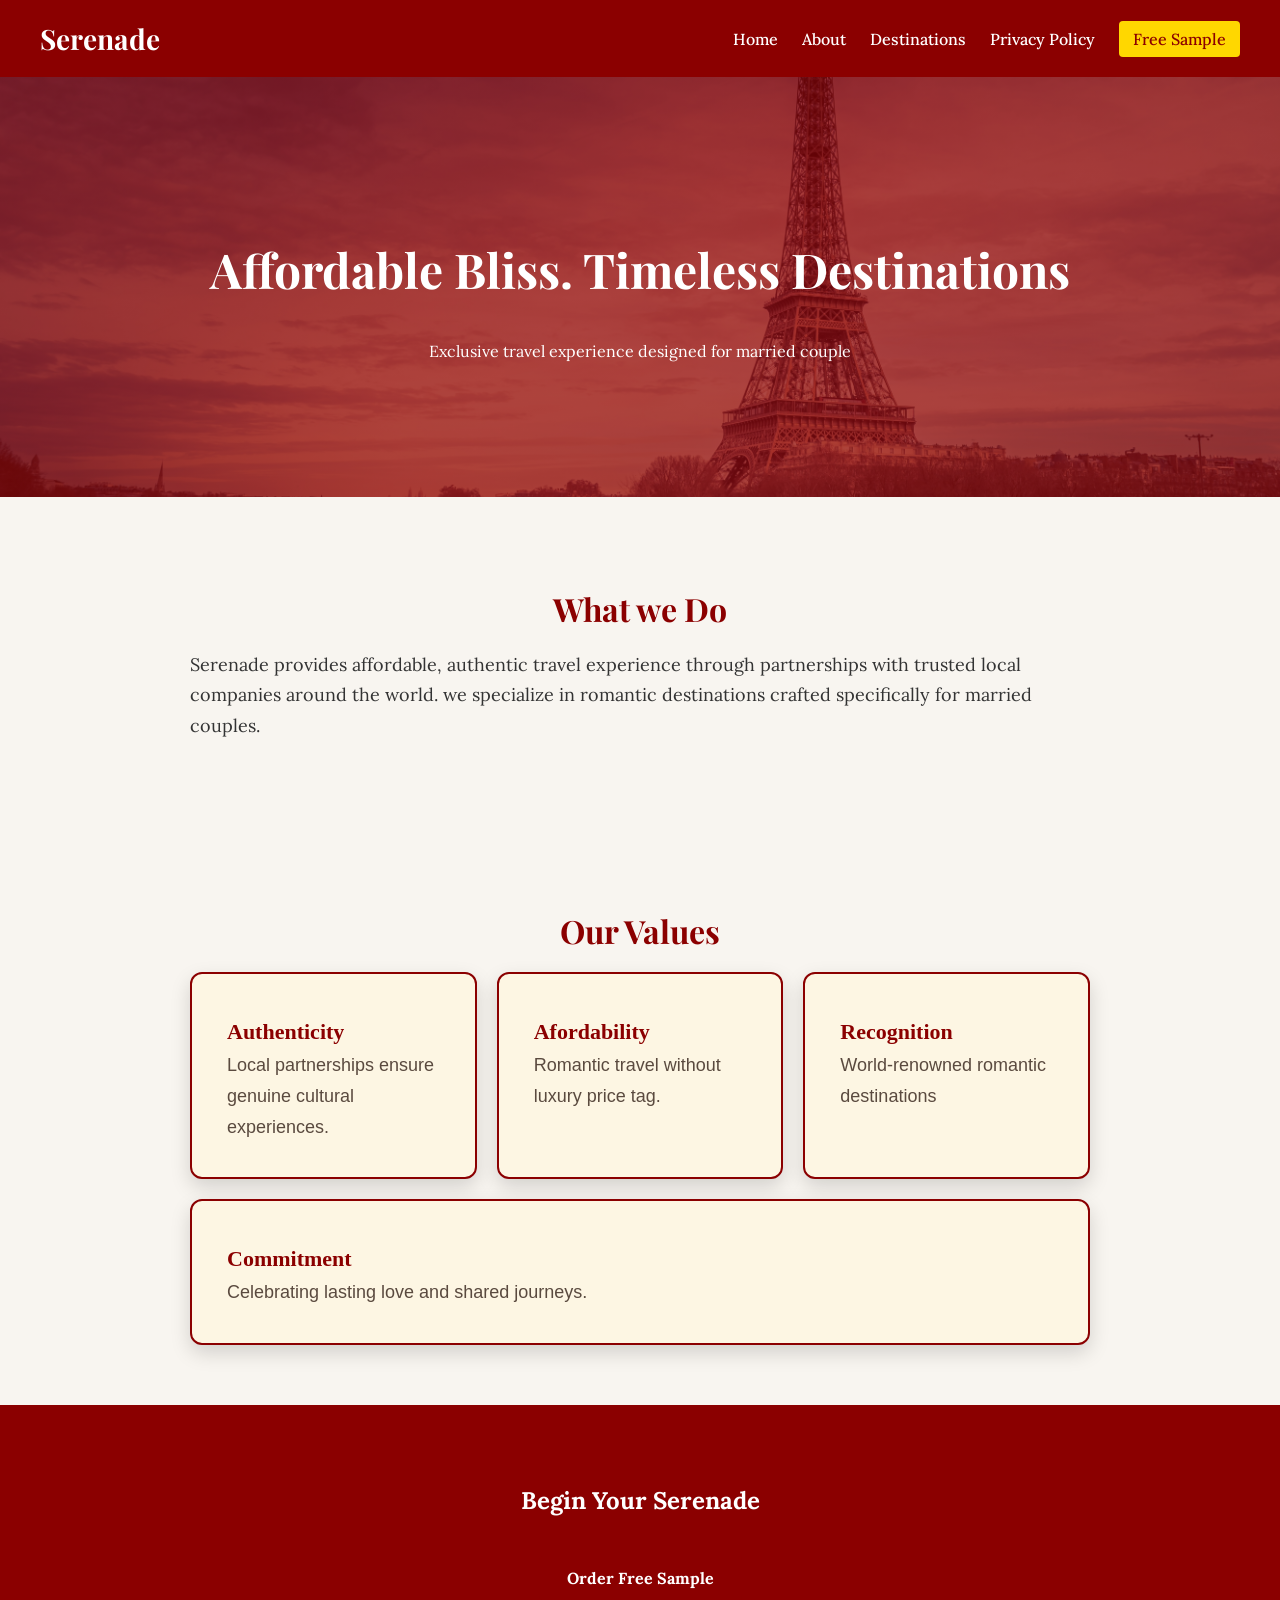
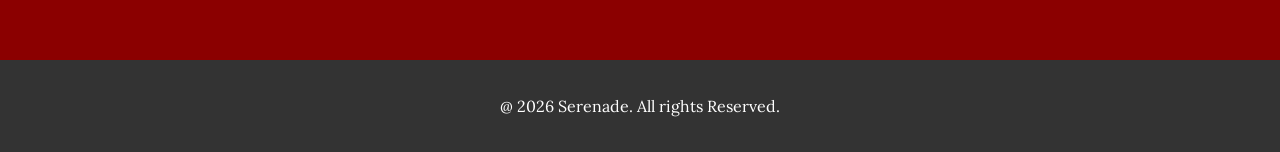
<file: index.html>
<!DOCTYPE html>
<html lang="en">
<head>
    <meta charset="UTF-8">
    <meta name="viewport" content="width=device-width, initial-scale=1.0">
    <title>Serenade</title>
    <link rel="stylesheet" href="style.css">
    <link href="https://fonts.googleapis.com/css2?family=Playfair+Display:wght@600;700&family=Lora&display=swap" rel="stylesheet">

</head>
<body>
    <header>
        <div class = "logo">Serenade</div>
        <nav>
            <a href="index.html"> Home</a>
            <a href="about.html">About</a>
            <a href="destinations.html">Destinations</a>
            <a href="Privacy Policy.html">Privacy Policy</a>
            <a href="free-sample.html" class="cta-btn">Free Sample</a>
        </nav>
    </header>
    <section class="hero">
        <h1>Affordable Bliss. Timeless Destinations</h1>
        <p>Exclusive travel experience designed for married couple</p>

    </section>

    <section class="section">
        <h2>What we Do</h2>
        <p>Serenade provides affordable, authentic travel experience through partnerships with trusted local companies around the world. we specialize in romantic destinations crafted specifically for married couples.</p>
    </section>

    <section class="section values">
        <h2>Our Values</h2>
        <div class="grid">
            <div class="card">
                <h3>Authenticity</h3>
                <p>Local partnerships ensure genuine cultural experiences.</p>
            </div>
            
            <div class="card">
                <h3>Afordability</h3>
                <p>Romantic travel without luxury price tag.</p>
            </div>

            <div class="card">
                <h3>Recognition</h3>
                <p>World-renowned romantic destinations</p>
            </div>

            <div class="card">
                <h3>Commitment</h3>
                <p>Celebrating lasting love and shared journeys.</p>
            </div>
        </div>
    </section>

    <section class="cta-section">
        <h2>Begin Your Serenade</h2>
        <a href="free-sample.html" class="primary-btn"> Order Free Sample</a>
    </section>
    
    <footer>
        <p>@ 2026 Serenade. All rights Reserved.</p>
    </footer>

</body>
</html>
</file>
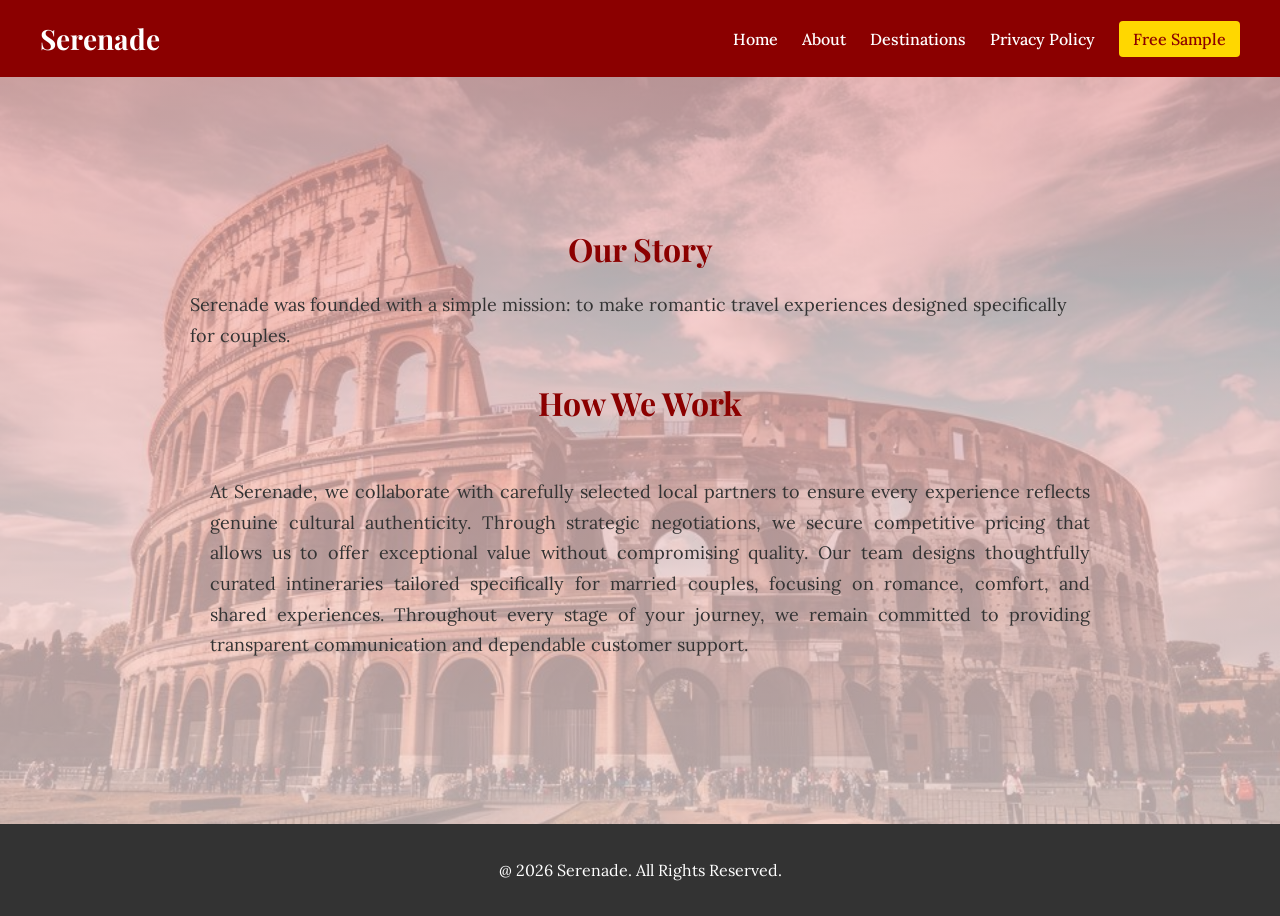
<file: about.html>
<!DOCTYPE html>
<html lang="en">
<head>
    <meta charset="UTF-8">
    <meta name="viewport" content="width=device-width, initial-scale=1.0">
    <title>About</title>
    <link rel="stylesheet" href="style.css">
    <link href="https://fonts.googleapis.com/css2?family=Playfair+Display:wght@600;700&family=Lora&display=swap" rel="stylesheet">

</head>
<body class="about-page">
    <header>
        <div class="logo">Serenade</div>
        <nav>
            <a href="index.html"> Home</a>
            <a href="about.html">About</a>
            <a href="destinations.html">Destinations</a>
            <a href="Privacy Policy.html">Privacy Policy</a>
            <a href="free-sample.html" class="cta-btn">Free Sample</a>
        </nav>
    </header>
    <main class="content">
        
        <section class="section">
            <h2>Our Story</h2>
                 <p>Serenade was founded with a simple mission: to make romantic travel experiences designed specifically for couples.</p>

            <h2>How We Work</h2>
            <ul>
             <p>At Serenade, we collaborate with carefully selected local partners to ensure every experience reflects genuine cultural authenticity. Through strategic negotiations, we secure competitive pricing that allows us to offer exceptional value without compromising quality. Our team designs thoughtfully curated intineraries tailored specifically for married couples, focusing on romance, comfort, and shared experiences. Throughout every stage of your journey, we remain committed to providing transparent communication and dependable customer support.</p>
            </ul>
        </section>
    </main>    

    <footer>
        <p>@ 2026 Serenade. All Rights Reserved.</p>
    </footer>
    </div>
</body>
</html>
</file>
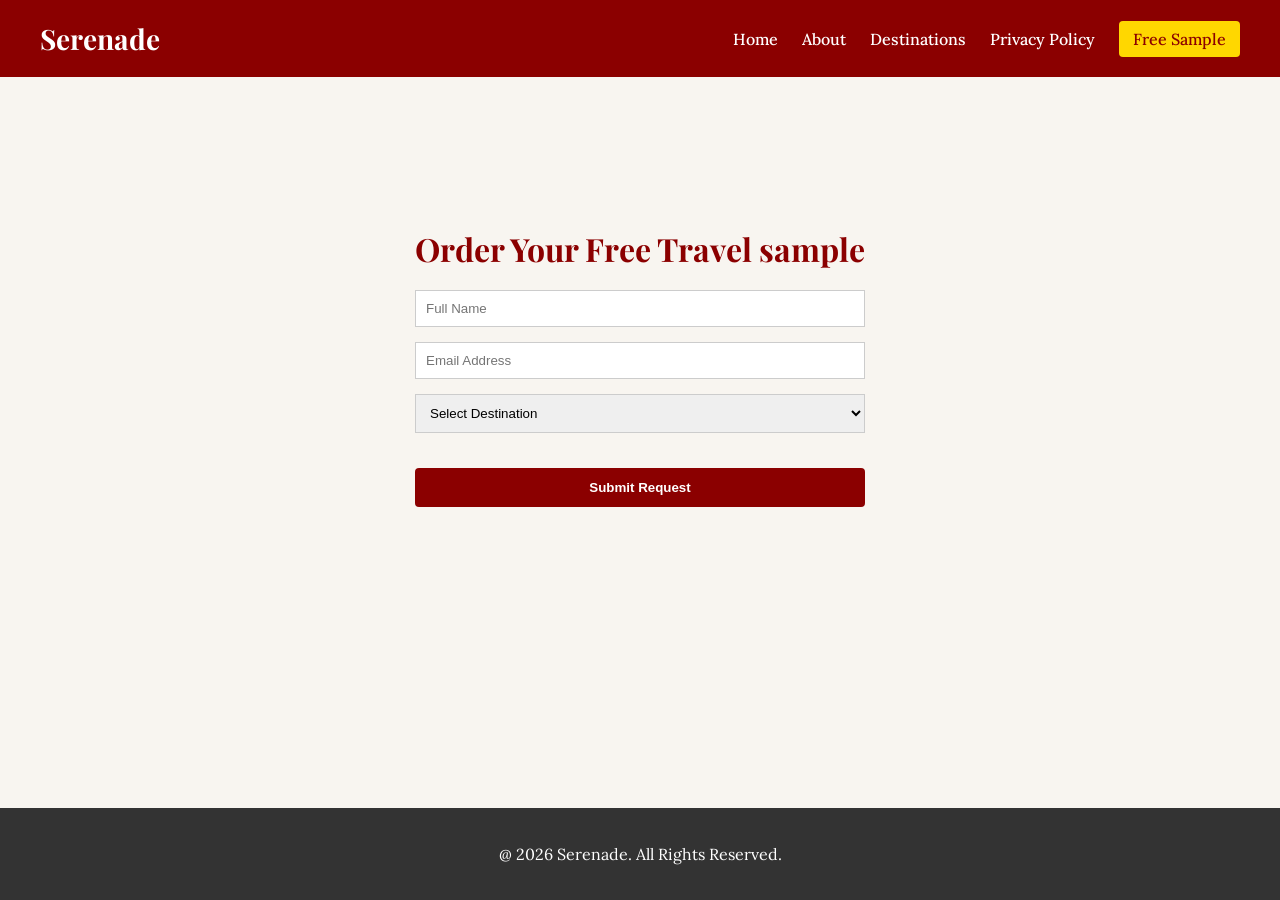
<file: free-sample.html>
<!DOCTYPE html>
<html lang="en">
<head>
    <meta charset="UTF-8">
    <meta name="viewport" content="width=device-width, initial-scale=1.0">
    <title>Free Sample</title>
    <link rel="stylesheet" href="style.css">
    <link href="https://fonts.googleapis.com/css2?family=Playfair+Display:wght@600;700&family=Lora&display=swap" rel="stylesheet">

</head>
<body>
   
        <header>
            <div class="logo">Serenade</div>
            <nav>
                <a href="index.html"> Home</a>
                <a href="about.html">About</a>
                <a href="destinations.html">Destinations</a>
                <a href="Privacy Policy.html">Privacy Policy</a>
                <a href="free-sample.html" class="cta-btn">Free Sample</a>
            </nav>
        </header>
   

        <main class="content">
            <section class="section">
            <h2>Order Your Free Travel sample</h2>
            <form class="form">
                <input type="text" placeholder="Full Name" required>
                <input type="email" placeholder="Email Address" required>
                <Select required>
                    <option value="">Select Destination</option>
                    <option>Paris Serenade</option>
                    <option>Venice Romance</option>
                    <option>Santorini Escape</option>
                    <option>Kyoto Serenity</option>
                    <option>Marrakech Magic</option>
                    <option>Prague Charm</option>
                </Select>
                <button type="submit" class="primary-btn"> Submit Request</button>
                </form>
        </section>
        </main>
        <footer>
        <p> @ 2026 Serenade. All Rights Reserved.</p>
        </footer>
     </div>
    
</body>
</html>
</file>
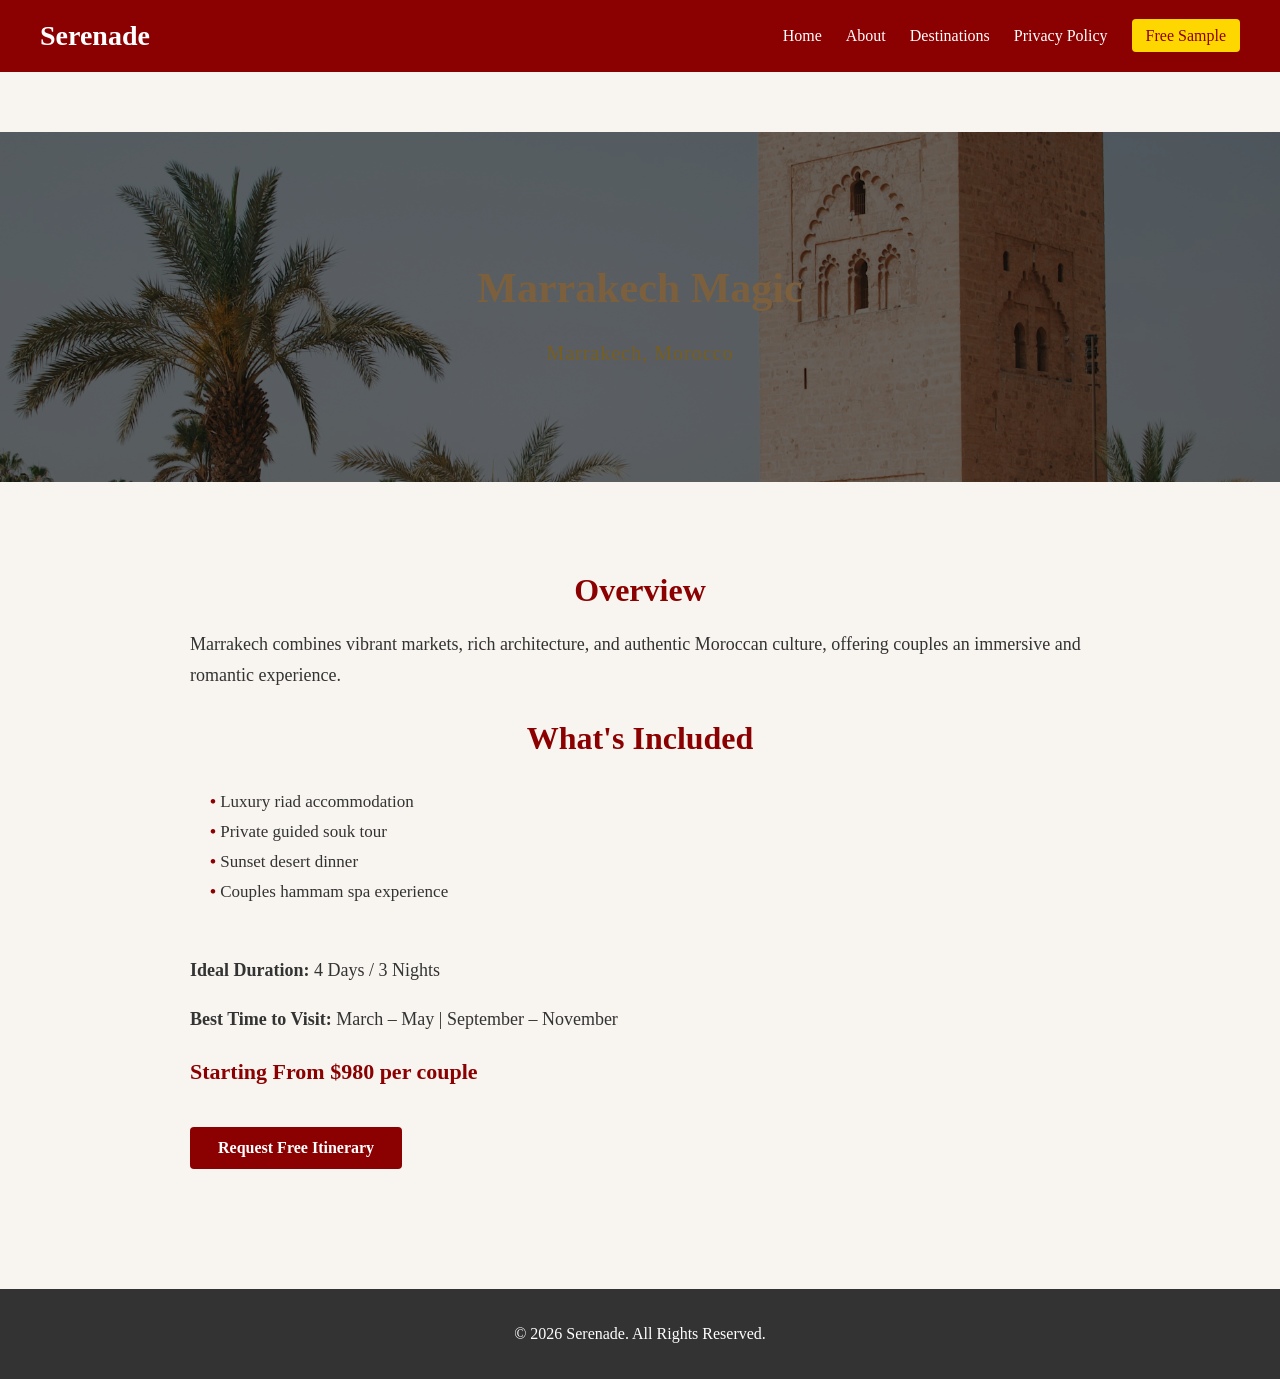
<file: Marrakech-Magic.html>
<!DOCTYPE html>
<html lang="en">
<head>
    <meta charset="UTF-8">
    <title>Marrakech Magic | Serenade</title>
    <meta name="viewport" content="width=device-width, initial-scale=1.0">
    <link rel="stylesheet" href="style.css">
</head>
<body>

<div class="page-container">

<header>
    <div class="logo">Serenade</div>
    <nav>
        <a href="index.html">Home</a>
        <a href="about.html">About</a>
        <a href="destinations.html">Destinations</a>
        <a href="privacy-policy.html">Privacy Policy</a>
        <a href="free-sample.html" class="cta-btn">Free Sample</a>
    </nav>
</header>

<main class="content">

<section class="image-background" style="background-image: url('images/marrakech.jpg');">
    <div class="overlay">
        <h1>Marrakech Magic</h1>
        <p>Marrakech, Morocco</p>
    </div>
</section>

<section class="section">
    <h2>Overview</h2>
    <p>
        Marrakech combines vibrant markets, rich architecture, and
        authentic Moroccan culture, offering couples an immersive and romantic experience.
    </p>

    <h2>What's Included</h2>
    <ul>
        <li>Luxury riad accommodation</li>
        <li>Private guided souk tour</li>
        <li>Sunset desert dinner</li>
        <li>Couples hammam spa experience</li>
    </ul>

    <p><strong>Ideal Duration:</strong> 4 Days / 3 Nights</p>
    <p><strong>Best Time to Visit:</strong> March – May | September – November</p>
    <h3>Starting From $980 per couple</h3>

    <a href="free-sample.html" class="primary-btn">Request Free Itinerary</a>
</section>

</main>

<footer>
    <p>© 2026 Serenade. All Rights Reserved.</p>
</footer>

</div>
</body>
</html>
</file>
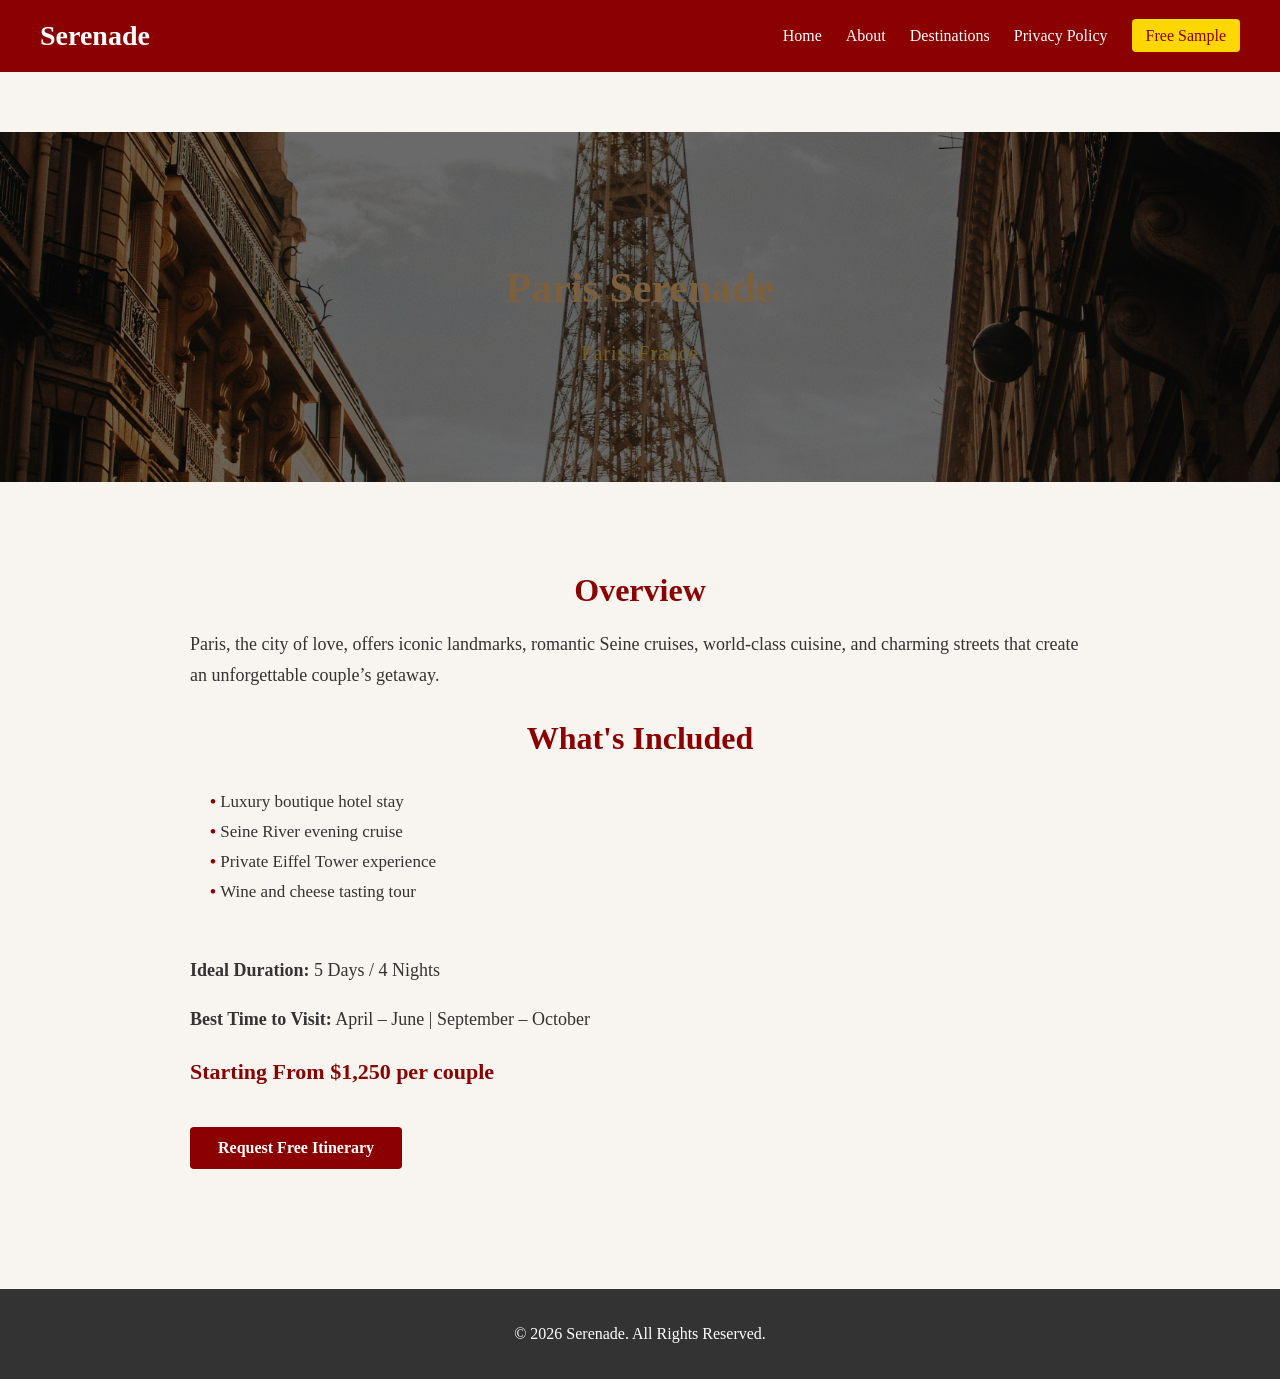
<file: paris-serenade.html>
<!DOCTYPE html>
<html lang="en">
<head>
    <meta charset="UTF-8">
    <title>Paris Serenade | Serenade</title>
    <meta name="viewport" content="width=device-width, initial-scale=1.0">
    <link rel="stylesheet" href="style.css">
</head>
<body>

<div class="page-container">

<header>
    <div class="logo">Serenade</div>
    <nav>
        <a href="index.html">Home</a>
        <a href="about.html">About</a>
        <a href="destinations.html">Destinations</a>
        <a href="privacy-policy.html">Privacy Policy</a>
        <a href="free-sample.html" class="cta-btn">Free Sample</a>
    </nav>
</header>

<main class="content">

<section class="image-background" style="background-image: url('images/paris-serenade.jpg');">
    <div class="overlay">
        <h1>Paris Serenade</h1>
        <p>Paris, France</p>
    </div>
</section>

<section class="section">
    <h2>Overview</h2>
    <p>
        Paris, the city of love, offers iconic landmarks, romantic Seine cruises,
        world-class cuisine, and charming streets that create an unforgettable couple’s getaway.
    </p>

    <h2>What's Included</h2>
    <ul>
        <li>Luxury boutique hotel stay</li>
        <li>Seine River evening cruise</li>
        <li>Private Eiffel Tower experience</li>
        <li>Wine and cheese tasting tour</li>
    </ul>

    <p><strong>Ideal Duration:</strong> 5 Days / 4 Nights</p>
    <p><strong>Best Time to Visit:</strong> April – June | September – October</p>
    <h3>Starting From $1,250 per couple</h3>

    <a href="free-sample.html" class="primary-btn">Request Free Itinerary</a>
</section>

</main>

<footer>
    <p>© 2026 Serenade. All Rights Reserved.</p>
</footer>

</div>
</body>
</html>
</file>
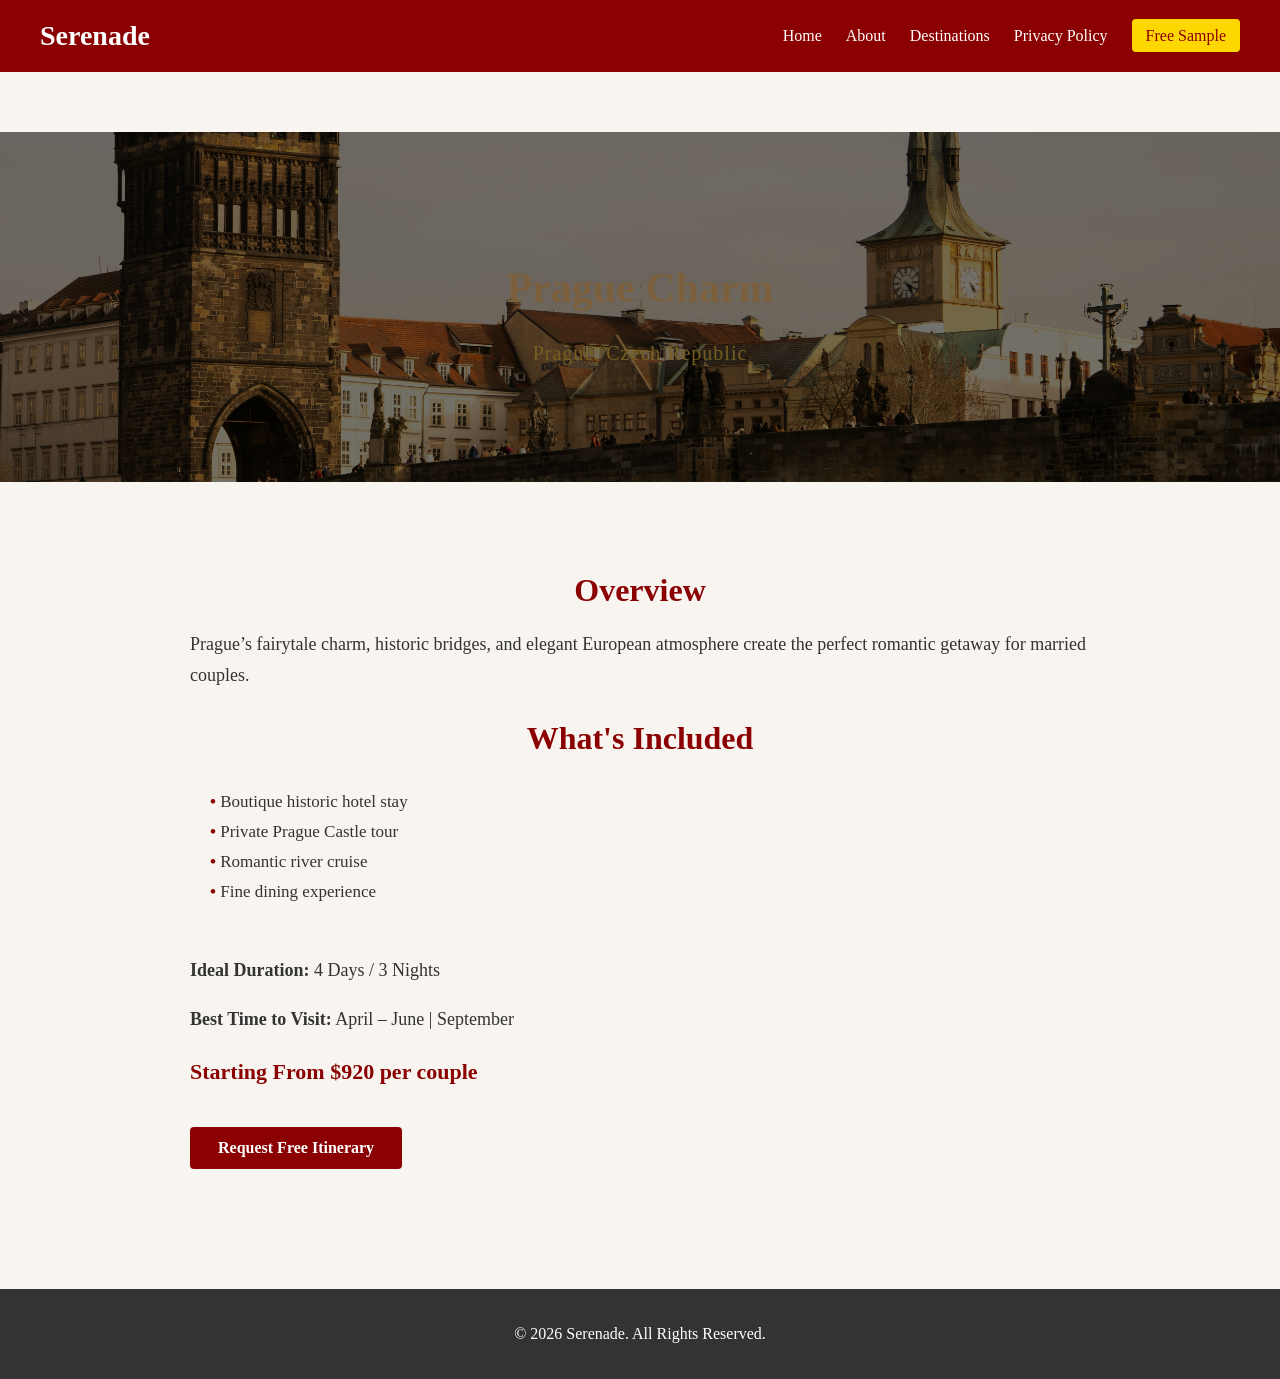
<file: Prague-charm.html>
<!DOCTYPE html>
<html lang="en">
<head>
    <meta charset="UTF-8">
    <title>Prague Charm | Serenade</title>
    <meta name="viewport" content="width=device-width, initial-scale=1.0">
    <link rel="stylesheet" href="style.css">
</head>
<body>

<div class="page-container">

<header>
    <div class="logo">Serenade</div>
    <nav>
        <a href="index.html">Home</a>
        <a href="about.html">About</a>
        <a href="destinations.html">Destinations</a>
        <a href="privacy-policy.html">Privacy Policy</a>
        <a href="free-sample.html" class="cta-btn">Free Sample</a>
    </nav>
</header>

<main class="content">

<section class="image-background" style="background-image: url('images/prague.jpg');">
    <div class="overlay">
        <h1>Prague Charm</h1>
        <p>Prague, Czech Republic</p>
    </div>
</section>

<section class="section">
    <h2>Overview</h2>
    <p>
        Prague’s fairytale charm, historic bridges, and elegant European
        atmosphere create the perfect romantic getaway for married couples.
    </p>

    <h2>What's Included</h2>
    <ul>
        <li>Boutique historic hotel stay</li>
        <li>Private Prague Castle tour</li>
        <li>Romantic river cruise</li>
        <li>Fine dining experience</li>
    </ul>

    <p><strong>Ideal Duration:</strong> 4 Days / 3 Nights</p>
    <p><strong>Best Time to Visit:</strong> April – June | September</p>
    <h3>Starting From $920 per couple</h3>

    <a href="free-sample.html" class="primary-btn">Request Free Itinerary</a>
</section>

</main>

<footer>
    <p>© 2026 Serenade. All Rights Reserved.</p>
</footer>

</div>
</body>
</html>
</file>
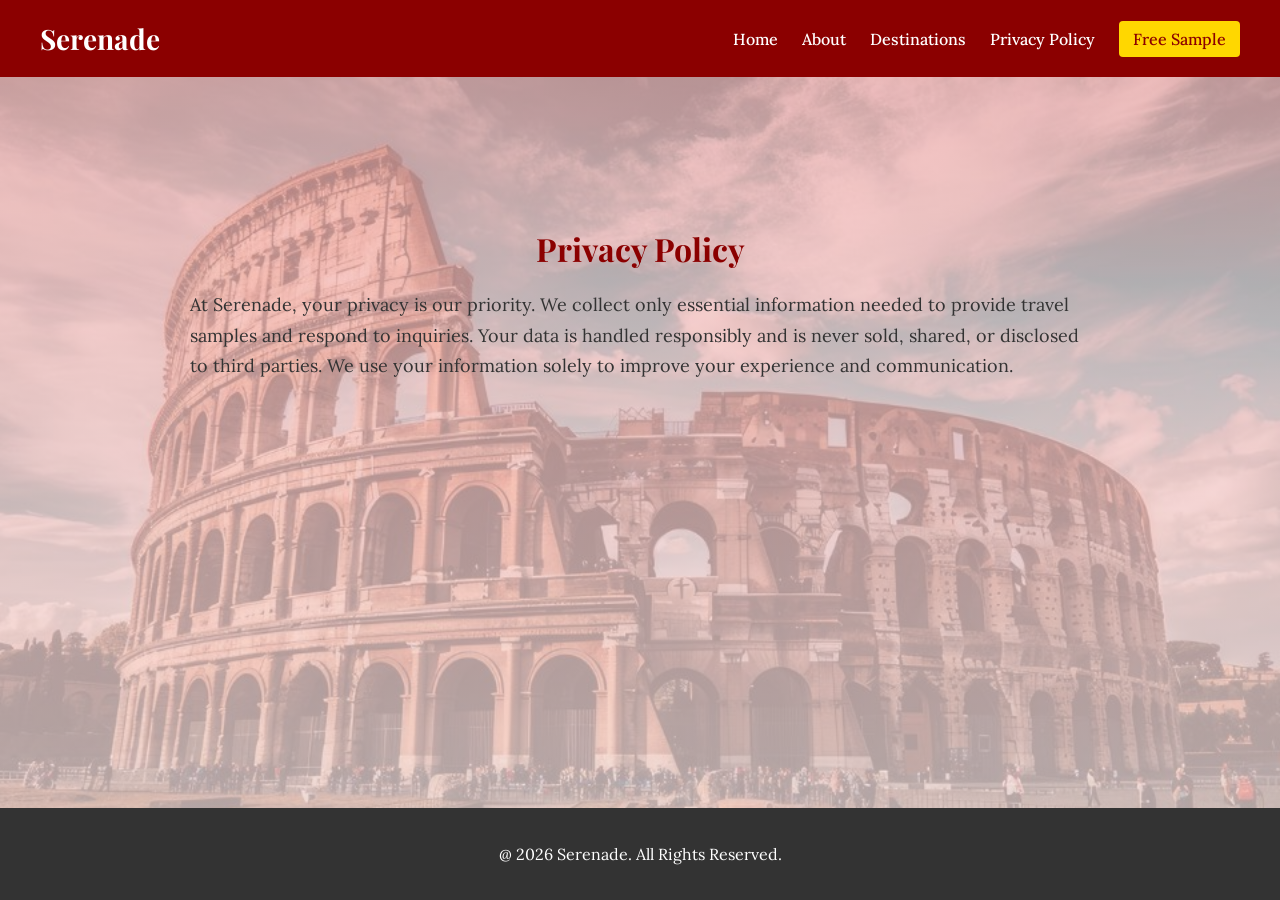
<file: Privacy Policy.html>
<!DOCTYPE html>
<html lang="en">
<head>
    <meta charset="UTF-8">
    <meta name="viewport" content="width=device-width, initial-scale=1.0">
    <title>Privacy Policy</title>
    <link rel="stylesheet" href="style.css">
    <link href="https://fonts.googleapis.com/css2?family=Playfair+Display:wght@600;700&family=Lora&display=swap" rel="stylesheet">
</head>
<body class="privacypolicy-page">
    
        <header>
            <div class="logo">Serenade</div>
            <nav>
                <a href="index.html"> Home</a>
                <a href="about.html">About</a>
                <a href="destinations.html">Destinations</a>
                <a href="Privacy Policy.html">Privacy Policy</a>
                <a href="free-sample.html" class="cta-btn">Free Sample</a>
            </nav>
        </header>
        <main class="content">
            <section class="section">
                <h2>Privacy Policy</h2>
                <p>At Serenade, your privacy is our priority. We collect only essential information needed to provide travel samples and respond to inquiries. Your data is handled responsibly and is never sold, shared, or disclosed to third parties. We use your information solely to improve your experience and communication.</p>
            </section>
        </main>
        <footer>
        <p>@ 2026 Serenade. All Rights Reserved.</p>
        </footer>
    </div>
</body>
</html>
</file>
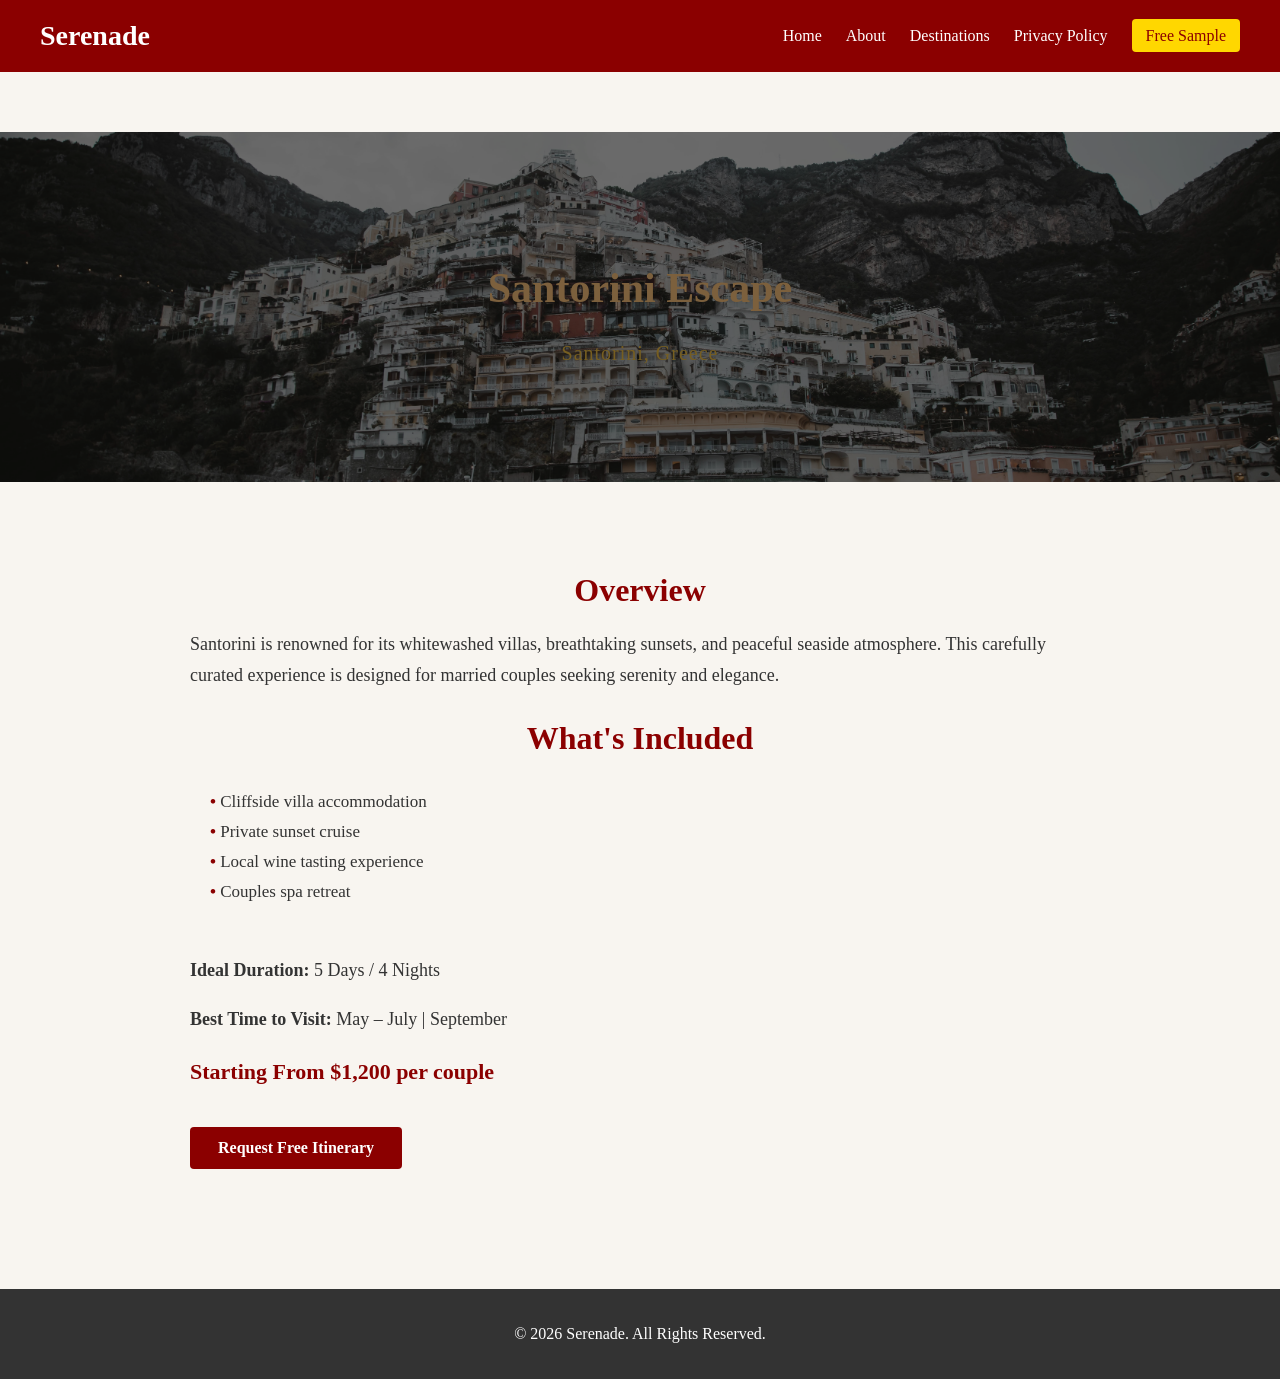
<file: Santorini-escape.html>
<!DOCTYPE html>
<html lang="en">
<head>
    <meta charset="UTF-8">
    <title>Santorini Escape | Serenade</title>
    <meta name="viewport" content="width=device-width, initial-scale=1.0">
    <link rel="stylesheet" href="style.css">
</head>
<body>

<div class="page-container">

<header>
    <div class="logo">Serenade</div>
    <nav>
        <a href="index.html">Home</a>
        <a href="about.html">About</a>
        <a href="destinations.html">Destinations</a>
        <a href="privacy-policy.html">Privacy Policy</a>
        <a href="free-sample.html" class="cta-btn">Free Sample</a>
    </nav>
</header>

<main class="content">

<section class="image-background" style="background-image: url('images/santorini-escape.jpg');">
    <div class="overlay">
        <h1>Santorini Escape</h1>
        <p>Santorini, Greece</p>
    </div>
</section>

<section class="section">
    <h2>Overview</h2>
    <p>
        Santorini is renowned for its whitewashed villas, breathtaking sunsets,
        and peaceful seaside atmosphere. This carefully curated experience is 
        designed for married couples seeking serenity and elegance.
    </p>

    <h2>What's Included</h2>
    <ul>
        <li>Cliffside villa accommodation</li>
        <li>Private sunset cruise</li>
        <li>Local wine tasting experience</li>
        <li>Couples spa retreat</li>
    </ul>

    <p><strong>Ideal Duration:</strong> 5 Days / 4 Nights</p>
    <p><strong>Best Time to Visit:</strong> May – July | September</p>
    <h3>Starting From $1,200 per couple</h3>

    <a href="free-sample.html" class="primary-btn">Request Free Itinerary</a>
</section>

</main>

<footer>
    <p>© 2026 Serenade. All Rights Reserved.</p>
</footer>

</div>
</body>
</html>
</file>
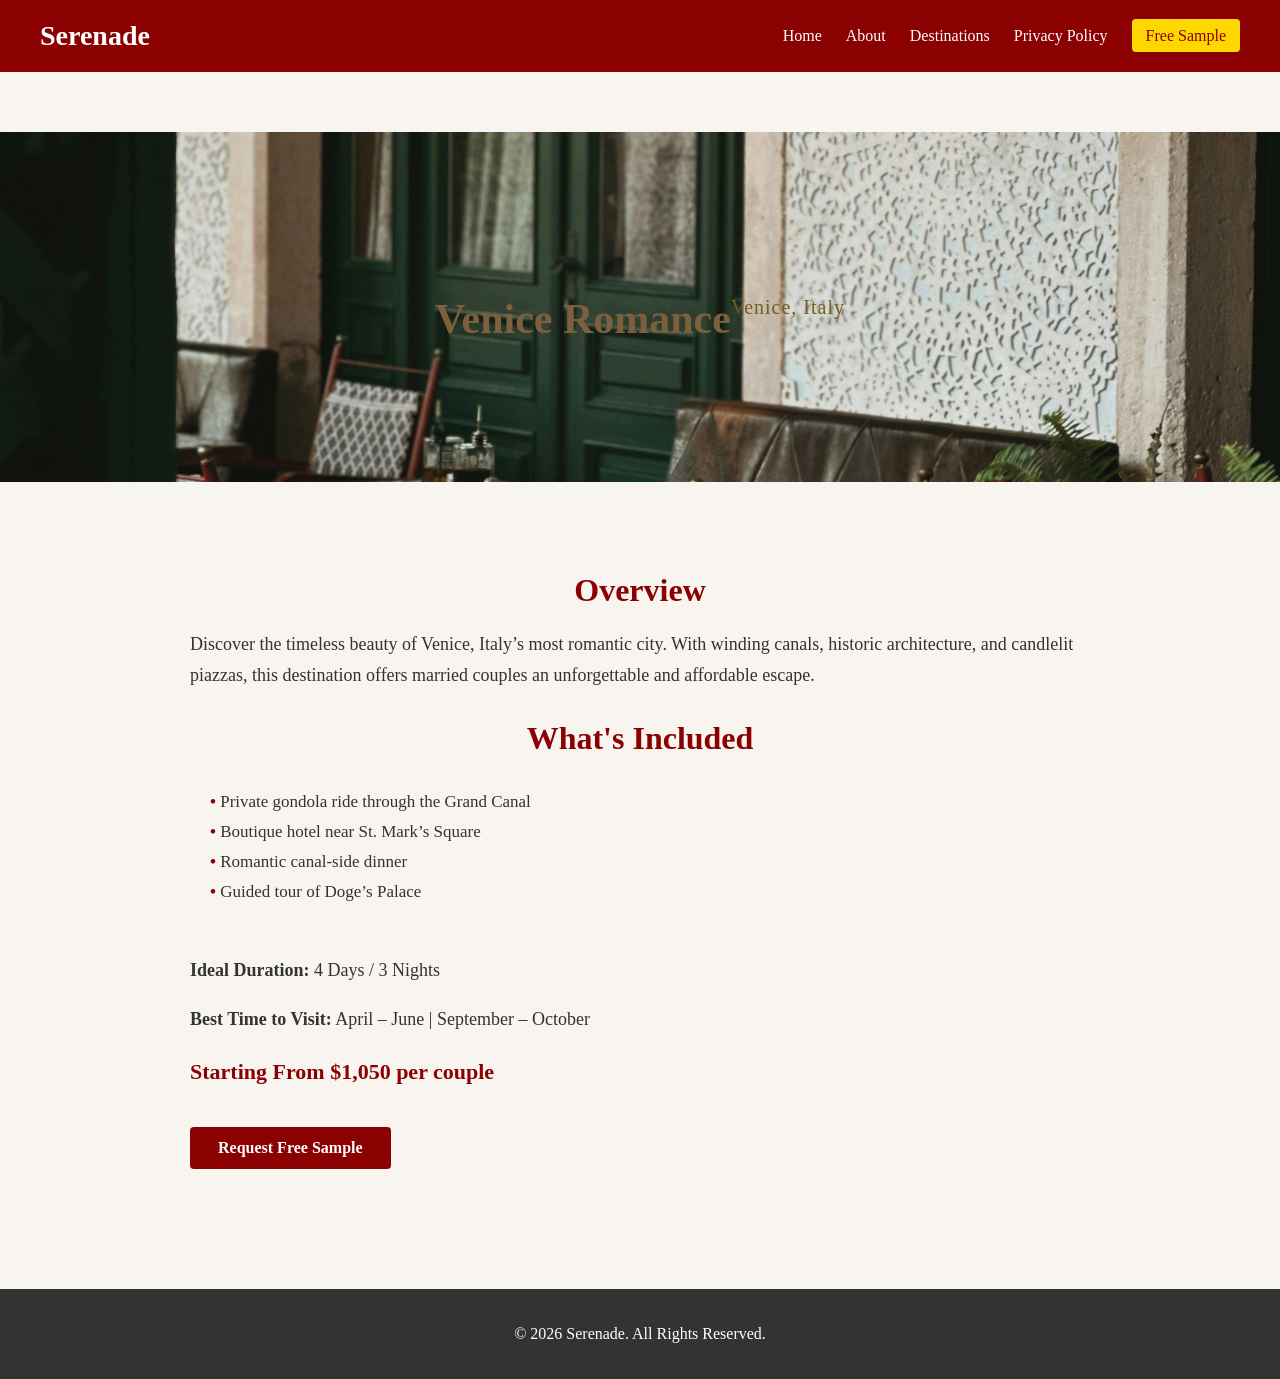
<file: venice-romance.html>
<!DOCTYPE html>
<html lang="en">
<head>
    <meta charset="UTF-8">
    <title>Venice Romance | Serenade</title>
    <meta name="viewport" content="width=device-width, initial-scale=1.0">
    <link rel="stylesheet" href="style.css">
</head>
<body>

<div class="page-container">

<header>
    <div class="logo">Serenade</div>
    <nav>
        <a href="index.html">Home</a>
        <a href="about.html">About</a>
        <a href="destinations.html">Destinations</a>
        <a href="privacy-policy.html">Privacy Policy</a>
        <a href="free-sample.html" class="cta-btn">Free Sample</a>
    </nav>
</header>

<main class="content">

<section class="image-background" style="background-image: url('images/venice-romance.jpg');">
        <h1>Venice Romance</h1>
        <p>Venice, Italy</p>
</section>

<section class="section">
    <h2>Overview</h2>
    <p>
        Discover the timeless beauty of Venice, Italy’s most romantic city. 
        With winding canals, historic architecture, and candlelit piazzas, 
        this destination offers married couples an unforgettable and affordable escape.
    </p>

    <h2>What's Included</h2>
    <ul>
        <li>Private gondola ride through the Grand Canal</li>
        <li>Boutique hotel near St. Mark’s Square</li>
        <li>Romantic canal-side dinner</li>
        <li>Guided tour of Doge’s Palace</li>
    </ul>

    <p><strong>Ideal Duration:</strong> 4 Days / 3 Nights</p>
    <p><strong>Best Time to Visit:</strong> April – June | September – October</p>
    <h3>Starting From $1,050 per couple</h3>

    <a href="free-sample.html" class="primary-btn">Request Free Sample</a>
</section>

</main>

<footer>
    <p>© 2026 Serenade. All Rights Reserved.</p>
</footer>

</div>
</body>
</html>
</file>
<file: style.css>
html, body {
    height: 100%;
    margin: 0;
    font-family: 'Lora', serif;
    background-color: #f8f5f0;
    color: #333;
}

.about-page {
    background: linear-gradient(rgba(247, 170, 170, 0.7), rgba(247, 233, 233, 0.7)),
                url('images/rome.jpg') center/cover no-repeat fixed;
}

.privacypolicy-page{
     background: linear-gradient(rgba(247, 170, 170, 0.7), rgba(247, 233, 233, 0.7)),
                url('images/rome.jpg') center/cover no-repeat fixed;
}


body {
    display: flex;
    flex-direction: column;
    min-height: 100vh;
}




main.content {
    flex: 1;
    padding: 60px 0px;
 
}


.my-image {
  width: 50%;
  height: auto;
}


header {
    background: #8B0000;
    color: white;
    padding: 20px 40px;
    display: flex;
    justify-content: space-between;
    align-items: center;
}

.logo {
    font-family: 'Playfair Display', serif;
    font-size: 28px;
    font-weight: 700;
}

nav a {
    color: white;
    text-decoration: none;
    margin-left: 20px;
    font-weight: 500;
}

.cta-btn {
    background: gold;
    padding: 8px 14px;
    border-radius: 4px;
    color: #8B0000 !important;
}


.hero {
    background: linear-gradient(rgba(139,0,0,0.7), rgba(139,0,0,0.7)),
                url('images/headerindex.jpg') center/cover;
    color: white;
    text-align: center;
    padding: 120px 20px;
}

.hero h1 {
    font-family: 'Playfair Display', serif;
    font-size: 48px;
}


.primary-btn {
    display: inline-block;
    margin-top: 20px;
    padding: 12px 24px;
    background: #8B0000;
    color: white;
    text-decoration: none;
    border-radius: 4px;
}

.secondary-btn {
    display: inline-block;
    margin-top: 10px;
    padding: 8px 16px;
    background: #a11212;
    color: white;
    text-decoration: none;
    border-radius: 4px;
}

.section {
    padding: 60px 40px;
    text-align: center;
}

.section p {
    font-size: 18px;
    line-height: 1.6;

}

.section h2 {
    font-family: 'Playfair Display', serif;
    font-size: 32px;
    margin-bottom: 20px;
    text-align: center;
}



.section ul {
    list-style: none;
    padding: 0;
    margin-top: 20px;
    display: inline-block;
    text-align: justify;
}

.section ul li::before {
    content: "• ";
    color: #8B0000;
    font-weight: bold;
}


.values .card {
    border: 2px solid #8B0000;
}


.grid {
    display: grid;
    grid-template-columns: repeat(auto-fit, minmax(250px, 1fr));
    gap: 20px;
}

.card {
    background: white;
    padding: 20px;
    border-radius: 6px;
}


.cta-section {
    background: #8B0000;
    color: white;
    padding: 60px 20px;
    text-align: center;
}


footer {
    background: #333;
    color: white;
    text-align: center;
    padding: 20px;
    margin-top: auto; 
}


.form {
    max-width: 450px;
    margin: auto;
    display: flex;
    flex-direction: column;
}

.form input,
.form select {
    margin-bottom: 15px;
    padding: 10px;
    border: 1px solid #ccc;
}

.form button {
    border: none;
    cursor: pointer;
}

.grid {
    display: flex;
    flex-wrap: wrap;
    gap: 20px;
}

.card {
    flex: 1 1 calc(25% - 20px);
    background-color: #fdf6e3;
    border-radius: 12px;
    overflow: hidden;
    box-shadow: 0 8px 20px rgba(0,0,0,0.15);
    transition: transform 0.3s, box-shadow 0.3s;
}

.card:hover {
    transform: translateY(-5px);
    box-shadow: 0 12px 25px rgba(0,0,0,0.25);
}

.card-image {
    width: 100%;
    height: 180px;
    background-size: cover;
    background-position: center;
    filter: sepia(0.35) contrast(1.1) brightness(0.95);
    transition: transform 0.3s, filter 0.3s;
}

.card:hover .card-image {
    transform: scale(1.05);
    filter: sepia(0.45) contrast(1.15) brightness(0.9);
}

.card h3 {
    margin: 15px 15px 5px;
    font-family: 'Georgia', serif;
    color: #4a3f35;
}

.card p {
    margin: 0 15px 15px;
    font-family: 'Arial', sans-serif;
    color: #5a4a3f;
}


.image-background {
    height: 350px;
    background-size: cover;
    background-position: center;
    position: relative;
    display: flex;
    align-items: center;
    justify-content: center;
}


.image-background .overlay {
    background: rgba(0, 0, 0, 0.55);
    width: 100%;
    height: 100%;
    display: flex;
    flex-direction: column;
    align-items: center;
    justify-content: center;
    color: rgb(197, 120, 120);
    text-align: center;
}


.image-background h1 {
    font-family: 'Playfair Display', serif;
    font-size: 42px;
    margin-bottom: 10px;
    color: rgb(124, 96, 61);
}


.image-background p {
    font-size: 20px;
    letter-spacing: 1px;
    color: rgb(118, 94, 33)
}


.section {
    max-width: 900px;
    margin: auto;
    padding: 60px 20px;
    text-align: left;
}


.section h2 {
    font-family: 'Playfair Display', serif;
    margin-top: 30px;
    color: #8B0000;
}


.section p {
    font-size: 18px;
    line-height: 1.7;
}


.section ul {
    margin-top: 15px;
    margin-bottom: 25px;
    padding-left: 20px;
}

.section ul li {
    margin-bottom: 10px;
    font-size: 17px;
}


.section h3 {
    margin-top: 25px;
    color: #8B0000;
    font-size: 22px;
}


.primary-btn {
    display: inline-block;
    margin-top: 20px;
    padding: 12px 28px;
    background: #8B0000;
    color: white;
    text-decoration: none;
    border-radius: 4px;
    font-weight: bold;
    transition: 0.3s ease;
}

.primary-btn:hover {
    background: #a11212;
}
</file>
